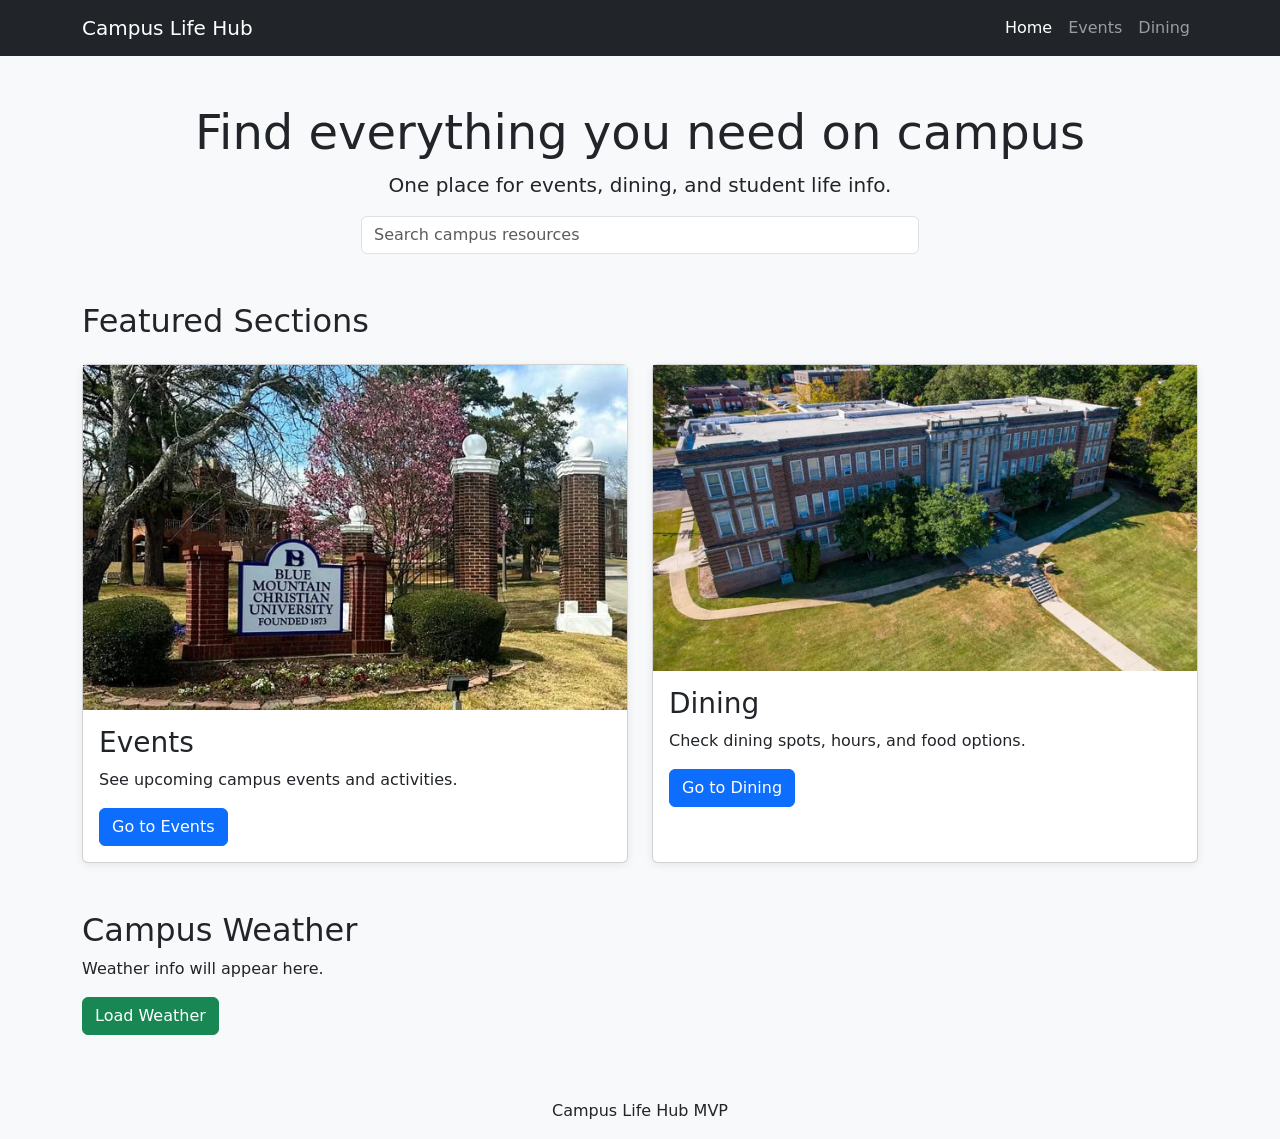
<file: index.html>
<!DOCTYPE html>
<html lang="en">
<head>
  <meta charset="UTF-8" />
  <meta name="viewport" content="width=device-width, initial-scale=1.0" />
  <title>Campus Life Hub - Home</title>
  <link
    href="https://cdn.jsdelivr.net/npm/bootstrap@5.3.3/dist/css/bootstrap.min.css"
    rel="stylesheet"
  />
  <link rel="stylesheet" href="css/style.css" />
</head>
<body>

  <nav class="navbar navbar-expand-lg navbar-dark bg-dark">
    <div class="container">
      <a class="navbar-brand" href="index.html">Campus Life Hub</a>
      <button class="navbar-toggler" type="button" data-bs-toggle="collapse" data-bs-target="#navMenu">
        <span class="navbar-toggler-icon"></span>
      </button>
      <div class="collapse navbar-collapse" id="navMenu">
        <ul class="navbar-nav ms-auto">
          <li class="nav-item"><a class="nav-link active" href="index.html">Home</a></li>
          <li class="nav-item"><a class="nav-link" href="events.html">Events</a></li>
          <li class="nav-item"><a class="nav-link" href="dining.html">Dining</a></li>
        </ul>
      </div>
    </div>
  </nav>

  <main class="container my-5">
    <section class="text-center mb-5">
      <h1 class="display-5">Find everything you need on campus</h1>
      <p class="lead">One place for events, dining, and student life info.</p>
      <input type="text" class="form-control w-50 mx-auto" placeholder="Search campus resources">
    </section>

    <section class="mb-5">
      <h2 class="mb-4">Featured Sections</h2>
      <div class="row g-4">
        <div class="col-md-6">
          <div class="card h-100">
            <img src="images/events.jpg" alt="Campus events" class="img-fluid">
            <div class="card-body">
              <h3 class="card-title">Events</h3>
              <p class="card-text">See upcoming campus events and activities.</p>
              <a href="events.html" class="btn btn-primary">Go to Events</a>
            </div>
          </div>
        </div>

        <div class="col-md-6">
          <div class="card h-100">
            <img src="images/dining.webp" alt="Campus dining" class="img-fluid">
            <div class="card-body">
              <h3 class="card-title">Dining</h3>
              <p class="card-text">Check dining spots, hours, and food options.</p>
              <a href="dining.html" class="btn btn-primary">Go to Dining</a>
            </div>
          </div>
        </div>
      </div>
    </section>

    <section class="mt-5">
      <h2>Campus Weather</h2>
      <p id="weather-text">Weather info will appear here.</p>
      <button id="weather-btn" class="btn btn-success">Load Weather</button>
    </section>
  </main>

  <footer class="bg-light text-center py-3 mt-5">
    <p class="mb-0">Campus Life Hub MVP</p>
  </footer>

  <script src="./js/script.js"></script>
<script src="https://cdn.jsdelivr.net/npm/bootstrap@5.3.3/dist/js/bootstrap.bundle.min.js"></script>
</body>
</html>
</file>
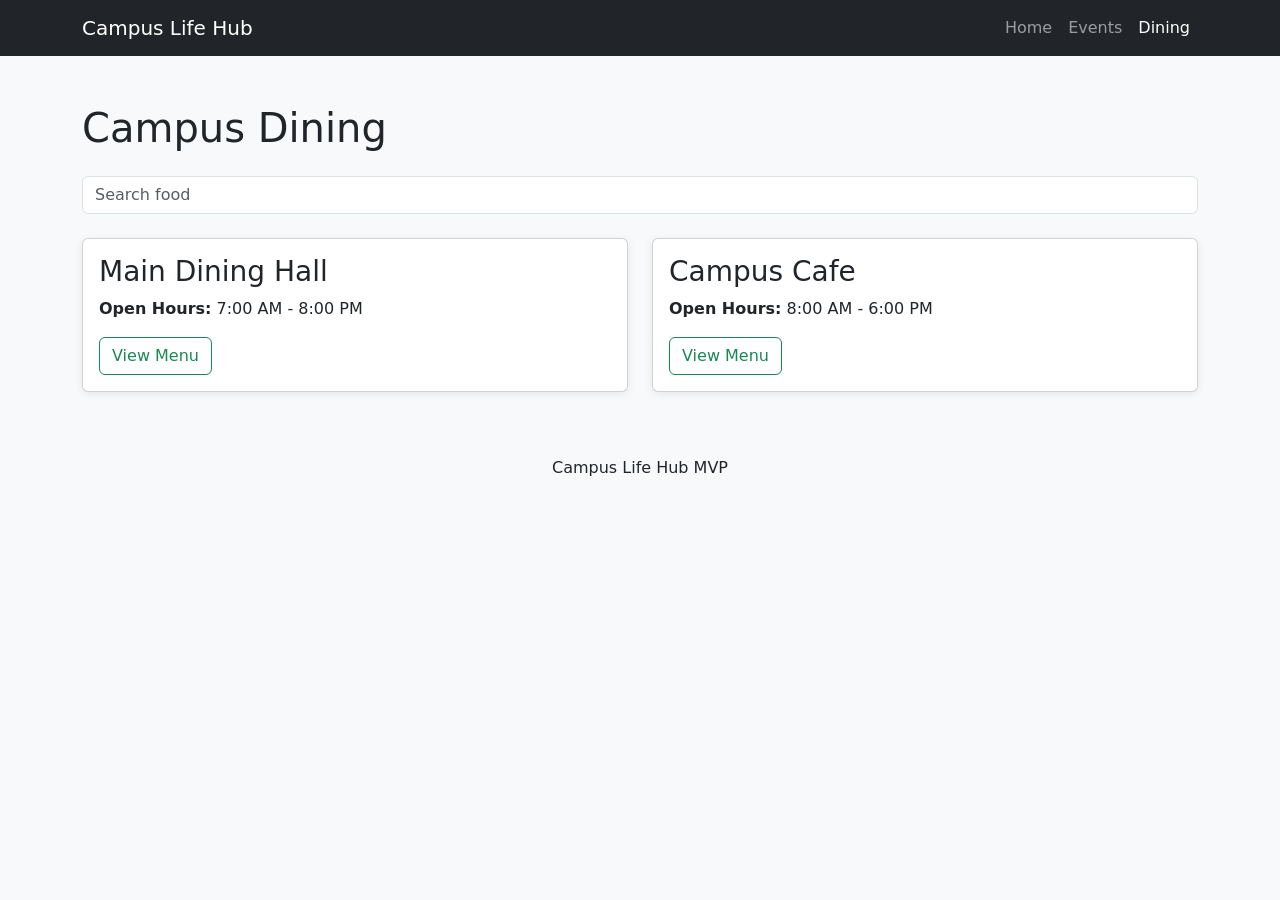
<file: dining.html>
<!DOCTYPE html>
<html lang="en">
<head>
  <meta charset="UTF-8" />
  <meta name="viewport" content="width=device-width, initial-scale=1.0" />
  <title>Campus Life Hub - Dining</title>
  <link
    href="https://cdn.jsdelivr.net/npm/bootstrap@5.3.3/dist/css/bootstrap.min.css"
    rel="stylesheet"
  />
  <link rel="stylesheet" href="css/style.css" />
</head>
<body>

  <nav class="navbar navbar-expand-lg navbar-dark bg-dark">
    <div class="container">
      <a class="navbar-brand" href="index.html">Campus Life Hub</a>
      <button class="navbar-toggler" type="button" data-bs-toggle="collapse" data-bs-target="#navMenu">
        <span class="navbar-toggler-icon"></span>
      </button>
      <div class="collapse navbar-collapse" id="navMenu">
        <ul class="navbar-nav ms-auto">
          <li class="nav-item"><a class="nav-link" href="index.html">Home</a></li>
          <li class="nav-item"><a class="nav-link" href="events.html">Events</a></li>
          <li class="nav-item"><a class="nav-link active" href="dining.html">Dining</a></li>
        </ul>
      </div>
    </div>
  </nav>

  <main class="container my-5">
    <h1 class="mb-4">Campus Dining</h1>

    <div class="mb-4">
      <input type="text" class="form-control" placeholder="Search food">
    </div>

    <div class="row g-4">
      <div class="col-md-6">
        <div class="card h-100">
          <div class="card-body">
            <h3 class="card-title">Main Dining Hall</h3>
            <p class="card-text"><strong>Open Hours:</strong> 7:00 AM - 8:00 PM</p>
            <button class="btn btn-outline-success" onclick="alert('Menu coming soon!')">View Menu
            </button>
          </div>
        </div>
      </div>

      <div class="col-md-6">
        <div class="card h-100">
          <div class="card-body">
            <h3 class="card-title">Campus Cafe</h3>
            <p class="card-text"><strong>Open Hours:</strong> 8:00 AM - 6:00 PM</p>
            <button class="btn btn-outline-success" onclick="alert('Menu coming soon!')">View Menu 
            </button>
          </div>
        </div>
      </div>
    </div>
  </main>

  <footer class="bg-light text-center py-3 mt-5">
    <p class="mb-0">Campus Life Hub MVP</p>
  </footer>

  <script src="./js/script.js"></script>
<script src="https://cdn.jsdelivr.net/npm/bootstrap@5.3.3/dist/js/bootstrap.bundle.min.js"></script>
</html>
</file>
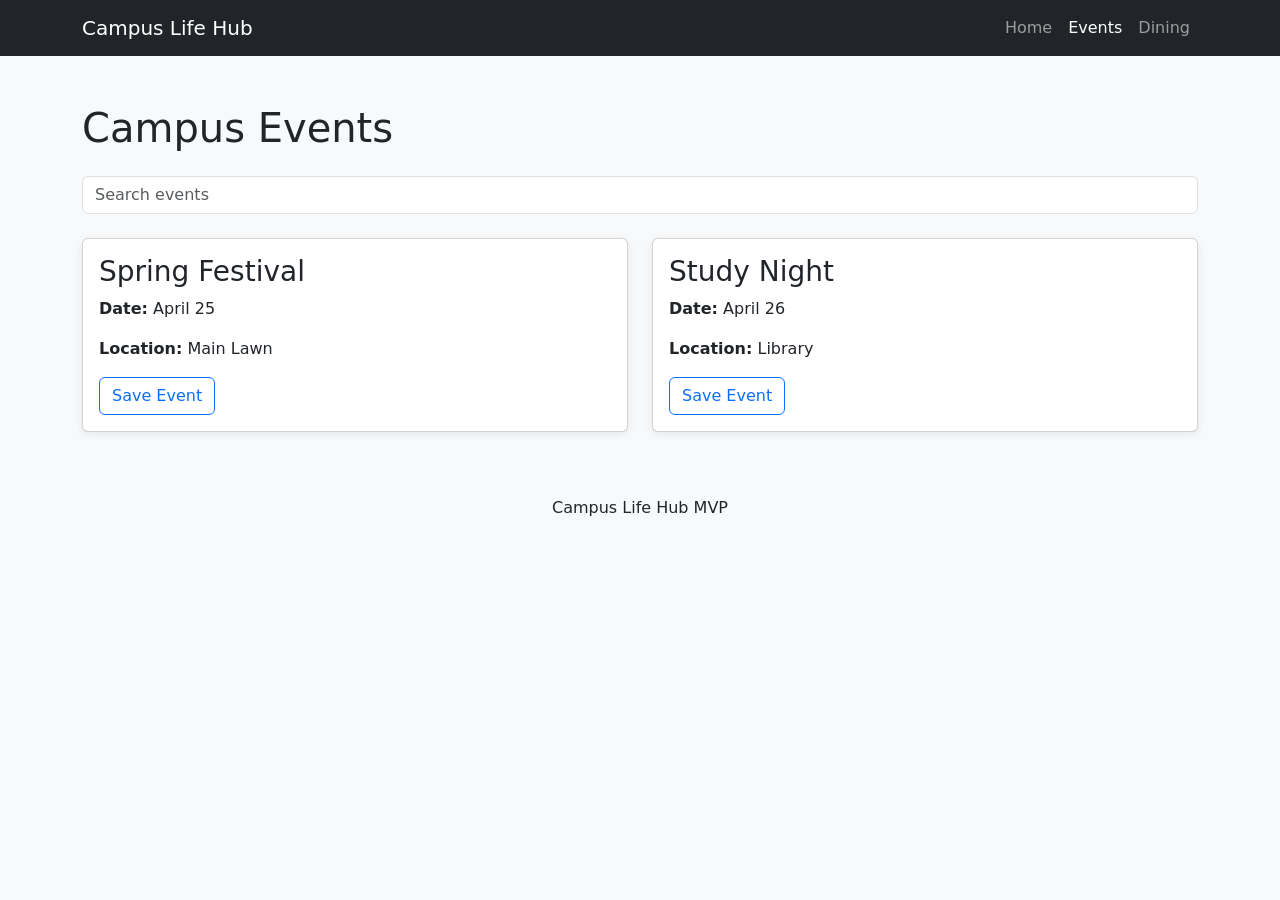
<file: events.html>
<!DOCTYPE html>
<html lang="en">
<head>
  <meta charset="UTF-8" />
  <meta name="viewport" content="width=device-width, initial-scale=1.0" />
  <title>Campus Life Hub - Events</title>
  <link
    href="https://cdn.jsdelivr.net/npm/bootstrap@5.3.3/dist/css/bootstrap.min.css"
    rel="stylesheet"
  />
  <link rel="stylesheet" href="css/style.css" />
</head>
<body>

  <nav class="navbar navbar-expand-lg navbar-dark bg-dark">
    <div class="container">
      <a class="navbar-brand" href="index.html">Campus Life Hub</a>
      <button class="navbar-toggler" type="button" data-bs-toggle="collapse" data-bs-target="#navMenu">
        <span class="navbar-toggler-icon"></span>
      </button>
      <div class="collapse navbar-collapse" id="navMenu">
        <ul class="navbar-nav ms-auto">
          <li class="nav-item"><a class="nav-link" href="index.html">Home</a></li>
          <li class="nav-item"><a class="nav-link active" href="events.html">Events</a></li>
          <li class="nav-item"><a class="nav-link" href="dining.html">Dining</a></li>
        </ul>
      </div>
    </div>
  </nav>

  <main class="container my-5">
    <h1 class="mb-4">Campus Events</h1>

    <div class="mb-4">
      <input type="text" class="form-control" placeholder="Search events">
    </div>

    <div class="row g-4">
      <div class="col-md-6">
        <div class="card h-100">
          <div class="card-body">
            <h3 class="card-title">Spring Festival</h3>
            <p class="card-text"><strong>Date:</strong> April 25</p>
            <p class="card-text"><strong>Location:</strong> Main Lawn</p>
            <button class="btn btn-outline-primary event-btn">Save Event</button>
          </div>
        </div>
      </div>

      <div class="col-md-6">
        <div class="card h-100">
          <div class="card-body">
            <h3 class="card-title">Study Night</h3>
            <p class="card-text"><strong>Date:</strong> April 26</p>
            <p class="card-text"><strong>Location:</strong> Library</p>
            <button class="btn btn-outline-primary event-btn">Save Event</button>
          </div>
        </div>
      </div>
    </div>
  </main>

  <footer class="bg-light text-center py-3 mt-5">
    <p class="mb-0">Campus Life Hub MVP</p>
  </footer>

  <script src="./js/script.js"></script>
<script src="https://cdn.jsdelivr.net/npm/bootstrap@5.3.3/dist/js/bootstrap.bundle.min.js"></script>
</body>
</html>
</file>
<file: css/style.css>
body {
  background-color: #f8f9fa;
}

.placeholder-box {
  height: 200px;
  background-color: #d9d9d9;
  display: flex;
  align-items: center;
  justify-content: center;
  font-weight: bold;
}

.card {
  box-shadow: 0 2px 8px rgba(0, 0, 0, 0.08);
}
</file>
